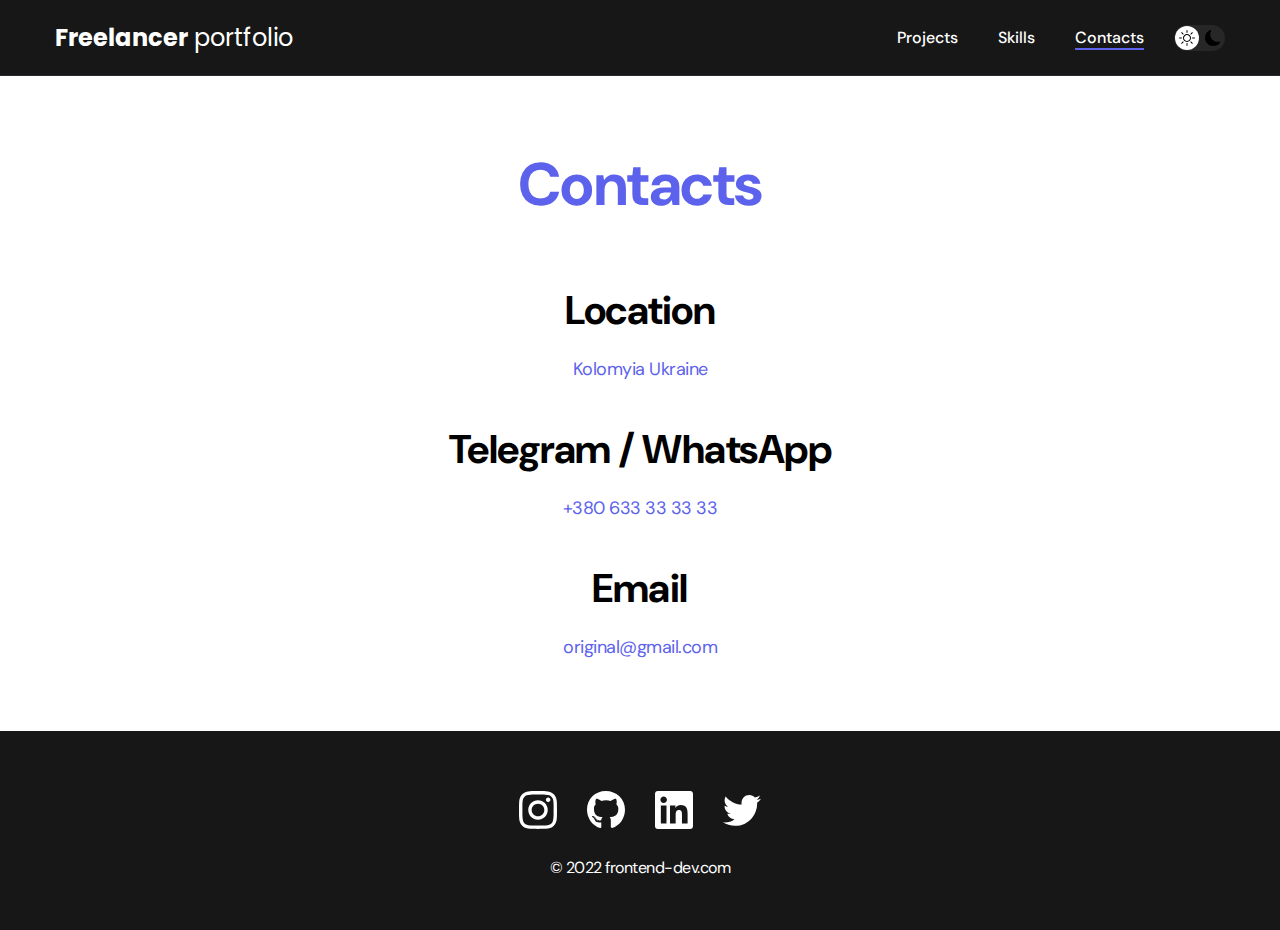
<file: contacts.html>
<!DOCTYPE html>
<html lang="en">
<head>
    <meta charset="UTF-8">
    <meta http-equiv="X-UA-Compatible" content="IE=edge">
    <meta name="viewport" content="width=device-width, initial-scale=1.0">
    <title>Freelancer portfolio</title>
    <link rel="stylesheet" href="css/main.css">
</head>
<body>
    <nav class="nav">
        <div class="container">
            <div class="nav-row">
                <a href="./index.html" class="logo"><strong>Freelancer</strong> portfolio</a>

                <button class="dark-mode-btn">
                    <img src="./img/icons/sun.svg" alt="Light mode" class="dark-mode-btn__icon">
                    <img src="./img/icons/moon.svg" alt="Light mode" class="dark-mode-btn__icon">
                </button>

                <ul class="nav-list">
                    <li class="nav-list__item"><a href="./index.html" class="nav-list__link">Projects</a></li>
                    <li class="nav-list__item"><a href="./skills.html" class="nav-list__link">Skills</a></li>
                    <li class="nav-list__item"><a href="./contacts.html" class="nav-list__link nav-list__link--active">Contacts</a></li>
                </ul>
            </div>
        </div>
    </nav>

    <main class="section">
        <div class="container">
            <h1 class="title-1">Contacts</h1>
            
            <ul class="content-list">
                <li class="content-list__item">
                    <h2 class="title-2">Location</h2>
                    <p><a href="https://goo.gl/maps/y2FGRHurWyVFXJde9" target="_blank">Kolomyia Ukraine</a></p>
                </li>
                <li class="content-list__item">
                    <h2 class="title-2">Telegram / WhatsApp</h2>
                    <p><a href="tel:+380633333333">+380 633 33 33 33</a></p>
                </li>
                <li class="content-list__item">
                    <h2 class="title-2">Email</h2>
                    <p><a href="mailto:original@gmail.com"> original@gmail.com</a></p>
                </li>
            </ul>
                
        </div>
    </main>
    
    <footer class="footer">
        <div class="container">
            <div class="footer__wrapper">
                <ul class="social">
                    <li class="social__item">
                        <a href="https://www.instagram.com/" target="_blank"><img src="./img/icons/instagram.svg"
                                alt="link"></a>
                    </li>
                    <li class="social__item">
                        <a href="https://github.com/ZhoYev" target="_blank"><img src="./img/icons/gitHub.svg"
                                alt="link"></a>
                    </li>
                    <li class="social__item">
                        <a href="https://www.linkedin.com/" target="_blank"><img src="./img/icons/linkedIn.svg"
                                alt="link"></a>
                    </li>
                    <li class="social__item">
                        <a href="https://twitter.com/?lang=uk" target="_blank"><img src="./img/icons/twitter.svg"
                                alt="link"></a>
                    </li>
    
                </ul>
                <div class="copyright">
                    <p>© 2022 frontend-dev.com</p>
                </div>
            </div>
        </div>
    </footer>

    <script src="./js/main.js"></script>
</body>
</html>
</file>
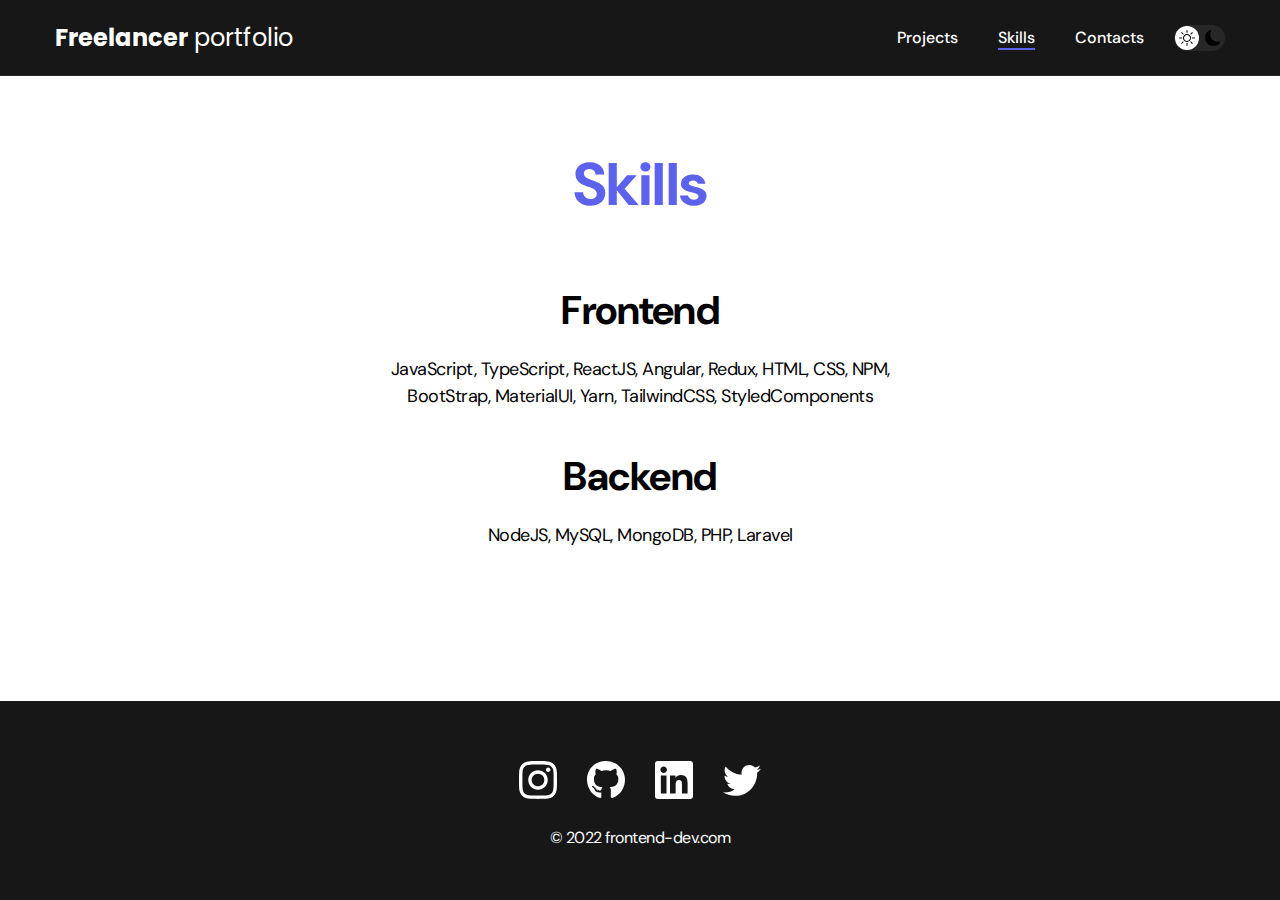
<file: skills.html>
<!DOCTYPE html>
<html lang="en">
<head>
    <meta charset="UTF-8">
    <meta http-equiv="X-UA-Compatible" content="IE=edge">
    <meta name="viewport" content="width=device-width, initial-scale=1.0">
    <title>Freelancer portfolio</title>
    <link rel="stylesheet" href="css/main.css">
</head>
<body>
    <nav class="nav">
        <div class="container">
            <div class="nav-row">
                <a href="./index.html" class="logo"><strong>Freelancer</strong> portfolio</a>

                <button class="dark-mode-btn">
                    <img src="./img/icons/sun.svg" alt="Light mode" class="dark-mode-btn__icon">
                    <img src="./img/icons/moon.svg" alt="Light mode" class="dark-mode-btn__icon">
                </button>

                <ul class="nav-list">
                    <li class="nav-list__item"><a href="./index.html" class="nav-list__link">Projects</a></li>
                    <li class="nav-list__item"><a href="./skills.html" class="nav-list__link nav-list__link--active">Skills</a></li>
                    <li class="nav-list__item"><a href="./contacts.html" class="nav-list__link">Contacts</a></li>
                </ul>
            </div>
        </div>
    </nav>

    <main class="section">
        <div class="container">
            <h1 class="title-1">Skills</h1>
            
            <ul class="content-list">
                <li class="content-list__item">
                    <h2 class="title-2">Frontend</h2>
                    <p>JavaScript, TypeScript, ReactJS, Angular, Redux, HTML, CSS, NPM, BootStrap, MaterialUI, Yarn, TailwindCSS,
                        StyledComponents</p>
                </li>
                <li class="content-list__item">
                    <h2 class="title-2">Backend</h2>
                    <p>NodeJS, MySQL, MongoDB, PHP, Laravel</p>
                </li>
            </ul>
                
        </div>
    </main>
    
    <footer class="footer">
        <div class="container">
            <div class="footer__wrapper">
                <ul class="social">
                    <li class="social__item">
                        <a href="https://www.instagram.com/" target="_blank"><img src="./img/icons/instagram.svg"
                                alt="link"></a>
                    </li>
                    <li class="social__item">
                        <a href="https://github.com/ZhoYev" target="_blank"><img src="./img/icons/gitHub.svg"
                                alt="link"></a>
                    </li>
                    <li class="social__item">
                        <a href="https://www.linkedin.com/" target="_blank"><img src="./img/icons/linkedIn.svg"
                                alt="link"></a>
                    </li>
                    <li class="social__item">
                        <a href="https://twitter.com/?lang=uk" target="_blank"><img src="./img/icons/twitter.svg"
                                alt="link"></a>
                    </li>
    
                </ul>
                <div class="copyright">
                    <p>© 2022 frontend-dev.com</p>
                </div>
            </div>
        </div>
    </footer>

    <script src="./js/main.js"></script>
</body>
</html>
</file>
<file: css/main.css>
@import "./reset.css";
@import url('https://fonts.googleapis.com/css2?family=DM+Sans:wght@400;500;700&family=Poppins:wght@400;500;700&display=swap');

/* 
font-family: 'DM Sans', sans-serif;
font-family: 'Poppins', sans-serif;
 */

 /* *{
    border: 1px solid red;
 } */

:root {
    --full-black: #000;
    --black: #171718;
    --black-border: #26292D;
    --white: #fff;
    --purple: #5C62EC;

    --text-color: var(--black);
    --dark-bg: var(--black);
    --dark-border: var(--black-border);
    --header-text: var(--white);
    --accent: var(--purple);

    /* Light mode */
    --page-bg: (var(--white));
    --text-color: (var(--black));
    --project-card-bg: var(--white);
    --project-card-text: var(--black);
    --box-shadow: 0px 5px 35px rgba(0, 0, 0, 0.25);

}

.dark {
    /* Dark mode */
    --page-bg: #252526;
    --text-color: var(--white);

    --project-card-bg: var(--black);
    --project-card-text: var(--white);
    --box-shadow: 0px 5px 35px rgba(0, 0, 0, 0.8);
}

 html, body {
    display: flex;
    flex-direction: column;

    min-height: 100vh;
    font-family: 'DM Sans', sans-serif; 
    letter-spacing: -0.5px;

    /* Light mode */
    background-color: var(--page-bg);
    color: var(--text-color);
 }

 /* General  */

 .section {
     padding: 70px 0;
 }

.container {
    margin: 0 auto;
    padding: 0 15px;
    max-width: 1200px;
}

.none {
    display: none !important;
}

.title-1 {
    margin-bottom: 60px;
    font-size: 60px;
    font-weight: 700;
    line-height: 1.3;
    color: var(--accent);
    text-align: center;
}

.title-2 {
    margin-bottom: 20px;
    font-size: 40px;
    font-weight: 700;
    line-height: 1.3;
    color: var(--text-color);
}
 /* Nav */

 .nav {
    letter-spacing: normal;
    padding: 20px 0;
    border-bottom: 1px solid var(--dark-border);
    background-color: var(--dark-bg);
    color: var(--header-text);
 }

 .nav-row {
    display: flex;
    justify-content: flex-end;
    align-items: center;
    column-gap: 30px;
    row-gap: 20px;
    flex-wrap: wrap;

 }

.logo {
    margin-right: auto;
    color: var(--header-text);
    font-size: 24px;
    font-family: 'Poppins', sans-serif;
}

.logo strong {
    font-weight: 700;
}

.nav-list{
    display: flex;
    align-items: center;
    column-gap: 40px;
    font-size: 16px;
    font-weight: 500;
    font-family: 'DM Sans', sans-serif;
}  

.nav-list__link{
    color: var(--header-text);
    transition: opacity 0.2s ease-in;
}

.nav-list__link:hover {
    opacity: 0.8;
}

.nav-list__link--active {
    position: relative;
}

.nav-list__link--active::before {
    content: "";

    position: absolute;
    left: 0;
    top: 100%;

    display: block;
    height: 2px;
    width: 100%;
    background-color: var(--accent);
}

/* Dark mode button */

.dark-mode-btn {
    order: 9;
    position: relative;
    display: flex;
    justify-content: space-between;
    width: 51px;
    height: 26px;
    background-color: #272727;
    border-radius: 50px;
    padding: 5px;
}

.dark-mode-btn::before{
    position: absolute;
    top: 1px;
    left: 1px;
    content: "";

    display: block;
    width: 24px;
    height: 24px;

    border-radius: 50%;
    background-color: var(--white);

    transition: left 0.2s ease-in;
}

.dark-mode-btn__icon {
    position: relative;
    z-index: 9;
}

.dark-mode-btn--active::before {
    left: 26px;
}

/* Header */

.header{
    padding: 40px 0;
    min-height: 695px;

    display: flex;
    justify-content: center;
    align-items: center;

    background-color: var(--dark-bg);
    background-image: url(./../img/header-bg.png);
    background-repeat: no-repeat;
    background-size: auto;
    background-position: center center;

    color:  var(--header-text);
    text-align: center;
}

.header__wrapper {
    max-width: 660px;
    padding: 0 15px;
}

.header__title {
    font-family: 'DM Sans', sans-serif;
    font-size: 40px;
    font-weight: 700;
    line-height: 1.4;
    margin-bottom: 20px;
}

.header__title strong {
    font-size: 60px;
    font-weight: 700;
}

.header__title em {
    font-style: normal;
    color: var(--accent);
}

.header__text {
    margin-bottom: 40px;
    font-size: 18px;
    line-height: 1.333;
}

.header__text p + p {
    margin-top: 0.5em;
}

/* Button */

.btn {
    display: inline-block;
    height: 48px;
    padding: 12px 28px;
    
    border-radius: 5px;
    background-color: var(--accent);
    color: var(--white);
    letter-spacing: 0.15px;
    font-size: 16px;
    font-weight: 500;

    transition: opacity 0.2s ease-in;
}

.btn:hover {
    opacity: 0.8;
}

.btn:active{
    position: relative;
    top: 1px;
}

/* Button outline */

.btn-outline {
    display: flex;
    column-gap: 10px;
    align-items: center;
    
    height: 48px;
    padding: 12px 20px;
    border-radius: 5px;
    border: 1px solid var(--full-black);
    color: var(--full-black);
    background-color: var(--white);
    transition: opacity 0.2s, ease-in;
}

.btn-outline:hover {
    opacity: 0.8;
}

.btn-outline:active {
    position: relative;
    top: 1px;
}

/* Projects */

.projects {
    display: flex;
    justify-content: center;
    flex-wrap: wrap;
    column-gap: 30px;
    row-gap: 30px;
}

.project {
    max-width: 370px;
    background-color: var(--project-card-bg);
    box-shadow: var(--box-shadow);
    border-radius: 10px;

}

.project__img {
    border-radius: 10px;
}

.project__title {
    padding: 15px 20px 25px;
    font-style: 24px;
    line-height: 1.3;
    font-weight: 700;
    color: var(--project-card-text);
}

/* Project-details */

.project-details {
    margin: 0 auto;
    max-width: 865px;

    display: flex;
    flex-direction: column;
    align-items: center;

    text-align: center;
}

.project-details__cover {
    max-width: 100%;
    margin-bottom: 40px;

    box-shadow: 0px 5px 35px rgba(0, 0, 0, 0.25);
    border-radius: 10px;
}

.project-details__desc {
    font-size: 24px;

    font-weight: 700;
    line-height: 1.3;
    margin-bottom: 30px;
}

/* Content list */

.content-list {
    margin: 0  auto;
    max-width: 570px;
    display: flex;
    flex-direction: column;
    align-items: center;
    row-gap: 40px;
    text-align: center;
}

.content-list a {
    color: var(--accent);
}

.content-list__item {
    font-size: 18px;
    line-height: 1.5;

}

.content-list__item p + p {
    margin-top: 0.5em ;
}

/* Footer */

.footer {
    margin-top: auto;
    background-color: var(--dark-bg);
    padding: 60px 0 50px;
    color: var(--header-text);
}

.footer__wrapper {
    display: flex;
    flex-direction: column;
    align-items: center;
    row-gap: 27px;
}

.social {
    display: flex;
    column-gap: 30px;
    align-items: center;
}

.copyright {
    font-size: 16px;
    line-height: 1.5;
    font-weight: 400;
}

.copyright p + p {
    margin-top:  0.5em;
}


@media (max-width: 620px) {
    
    /* Header */

    .header {
        min-height: unset;
    }    
    .header__title {
        font-size: 30px;
    }

    .header__title strong {
        font-size: 40px;
    }

    /* Nav */

    .nav-row {
        justify-content: space-between;
    }

    .dark-mode-btn {
        order: 0;
    }

    /* General */

    .section {
        padding: 40px 0;
    }

    .title-1 {
        margin-bottom: 30px;
        font-size: 30px;
    }

   .title-2{
    margin-bottom: 10px;
    font-size: 30px;
   }

    .project__title {
        font-size: 22px;
    }

    .footer{
        padding: 40px 0 30px;
    }

    .footer__wrapper{
        row-gap: 20px;
    }

    .social{
        column-gap: 20px;
    }

    .social__item {
        width: 28px;
    }

    .content-list {
        row-gap: 20px;
    }

    .content-list__item{
        font-size: 16px;
    }

    .project-details__desc{
        font-size: 22px;
        margin-bottom: 15px;
    }
}
</file>
